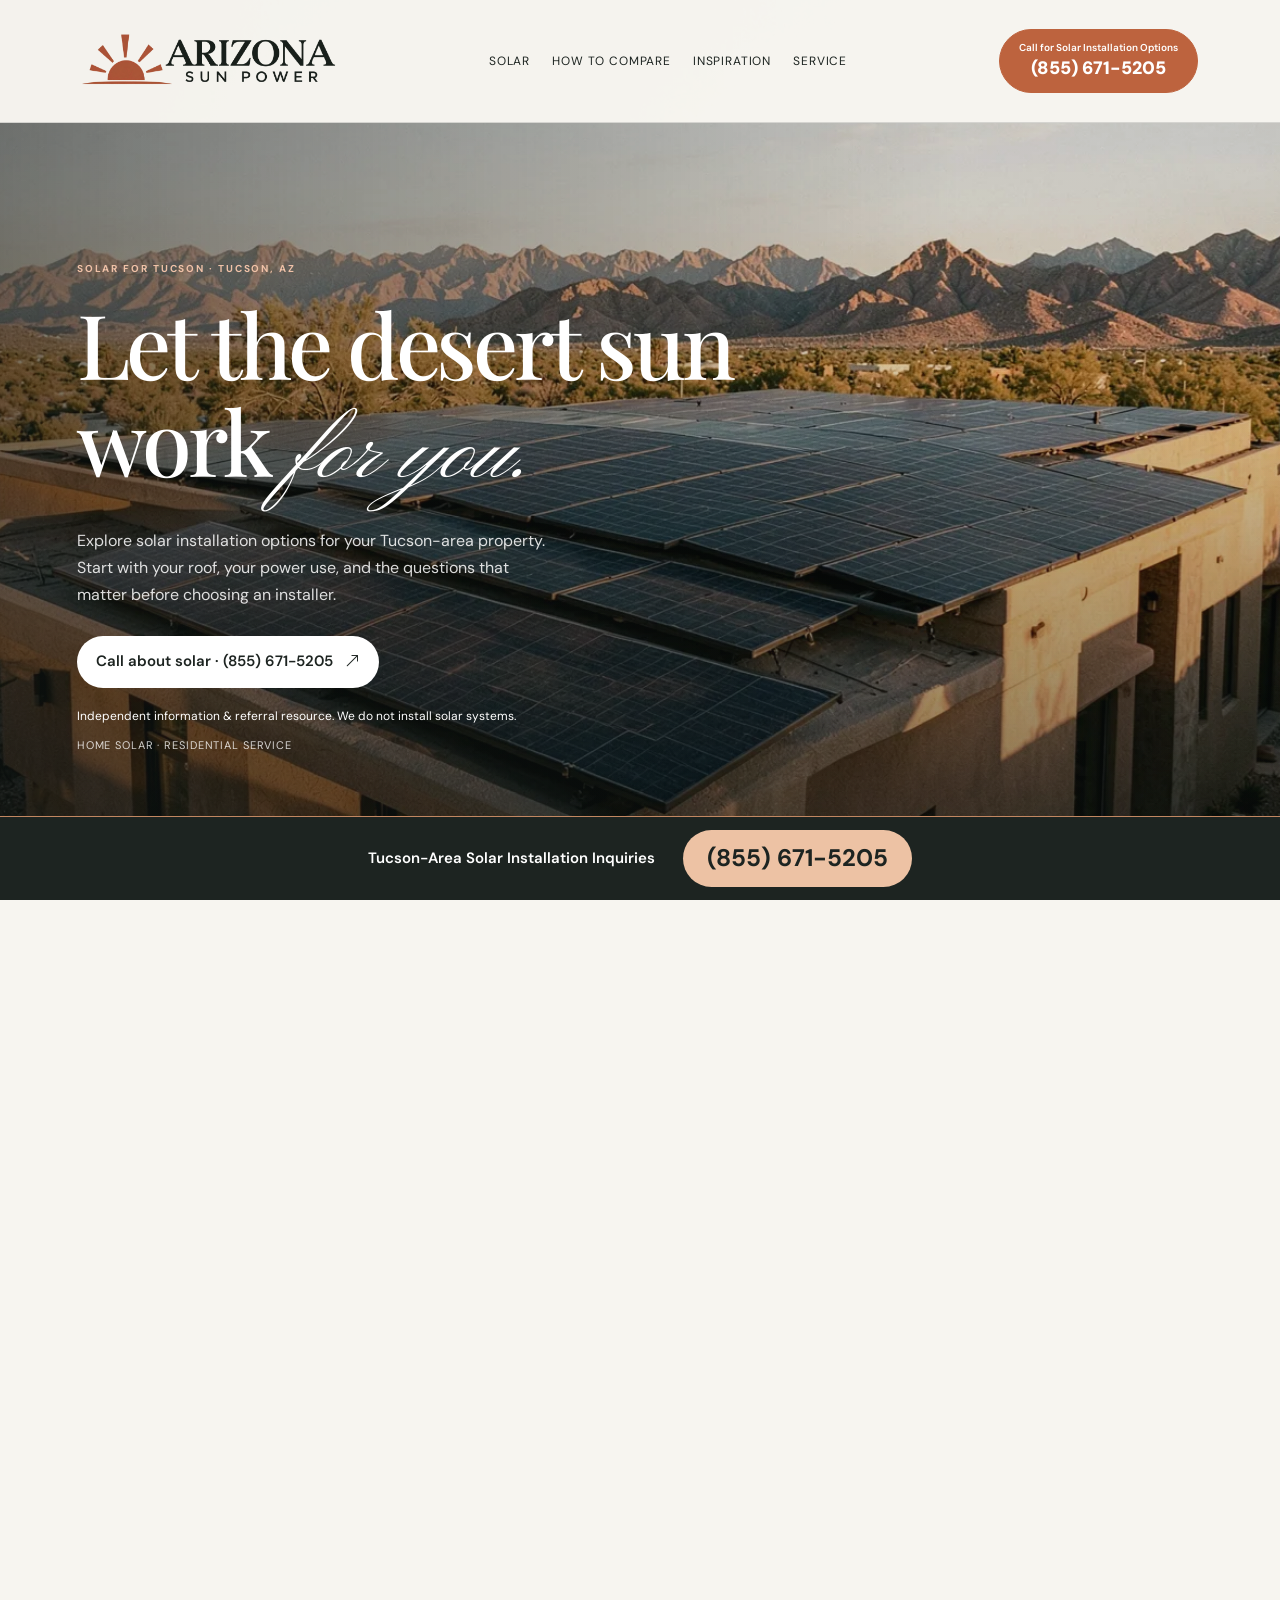
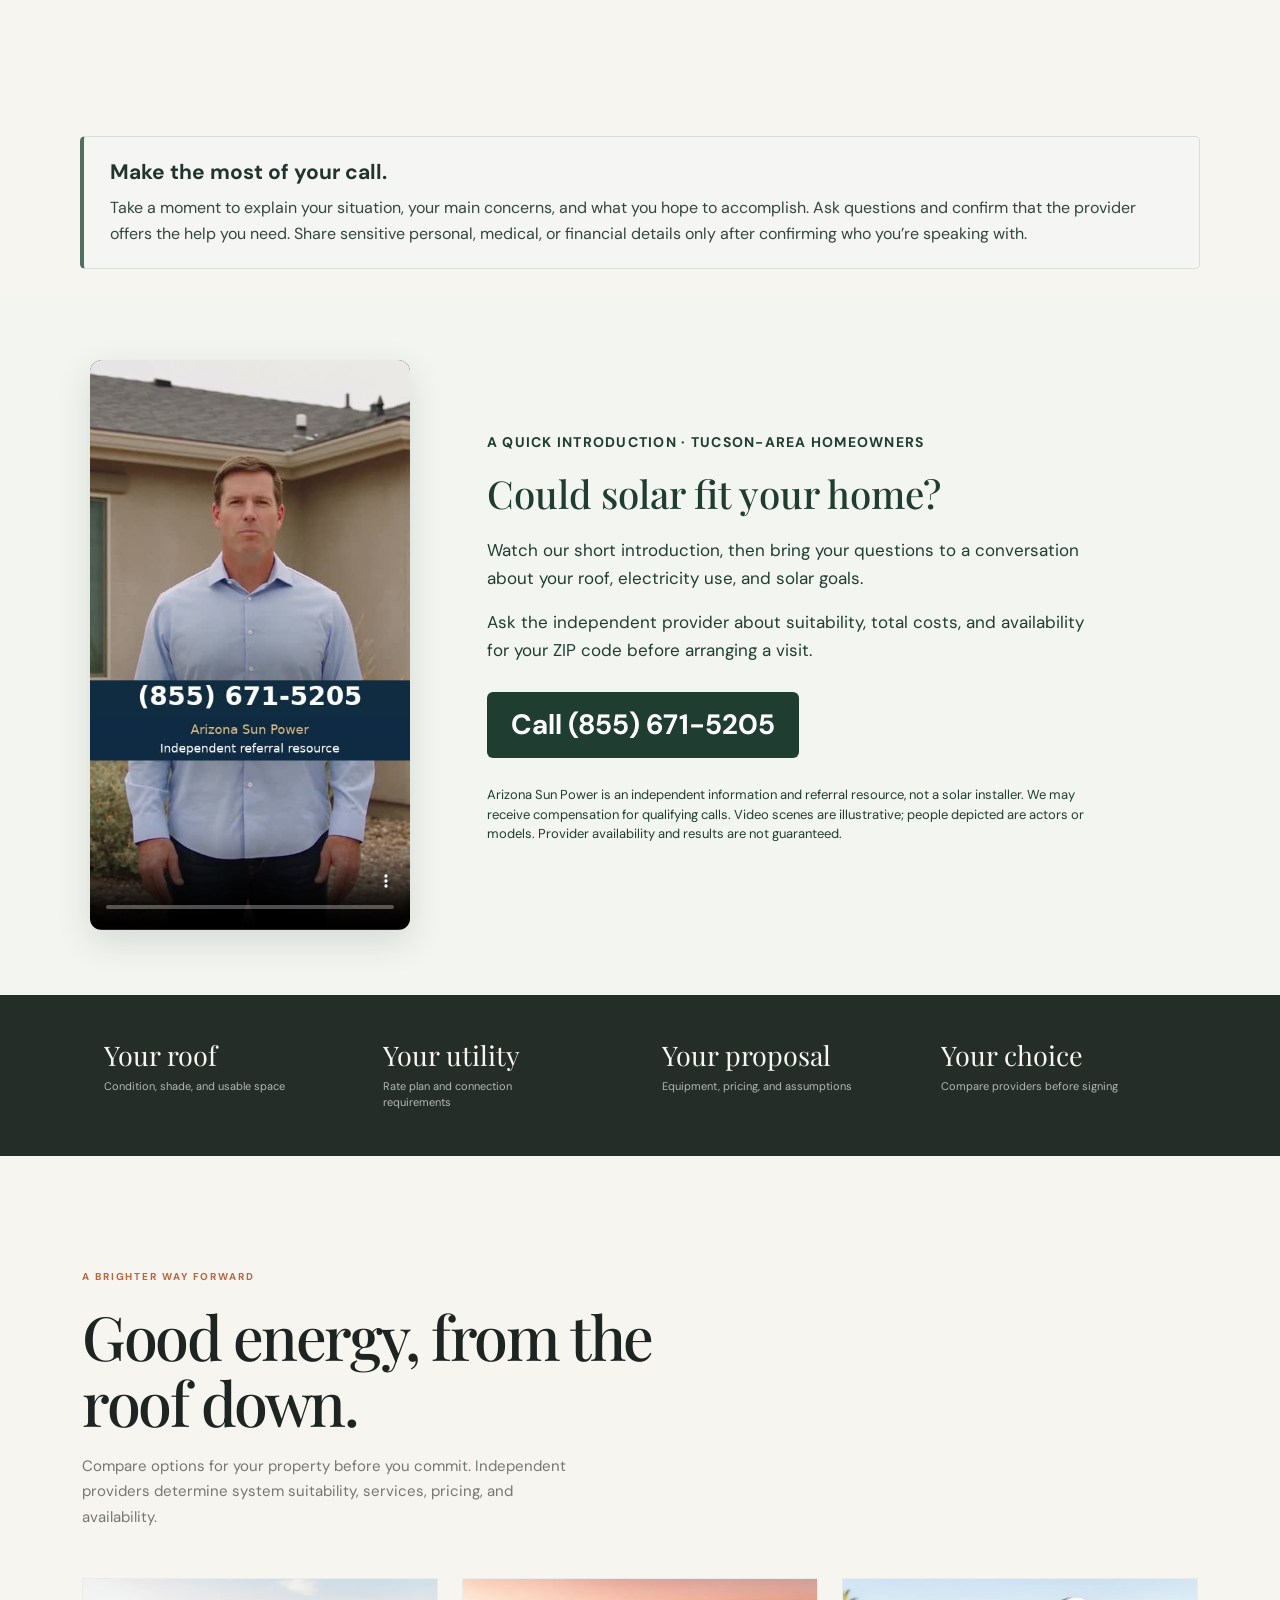
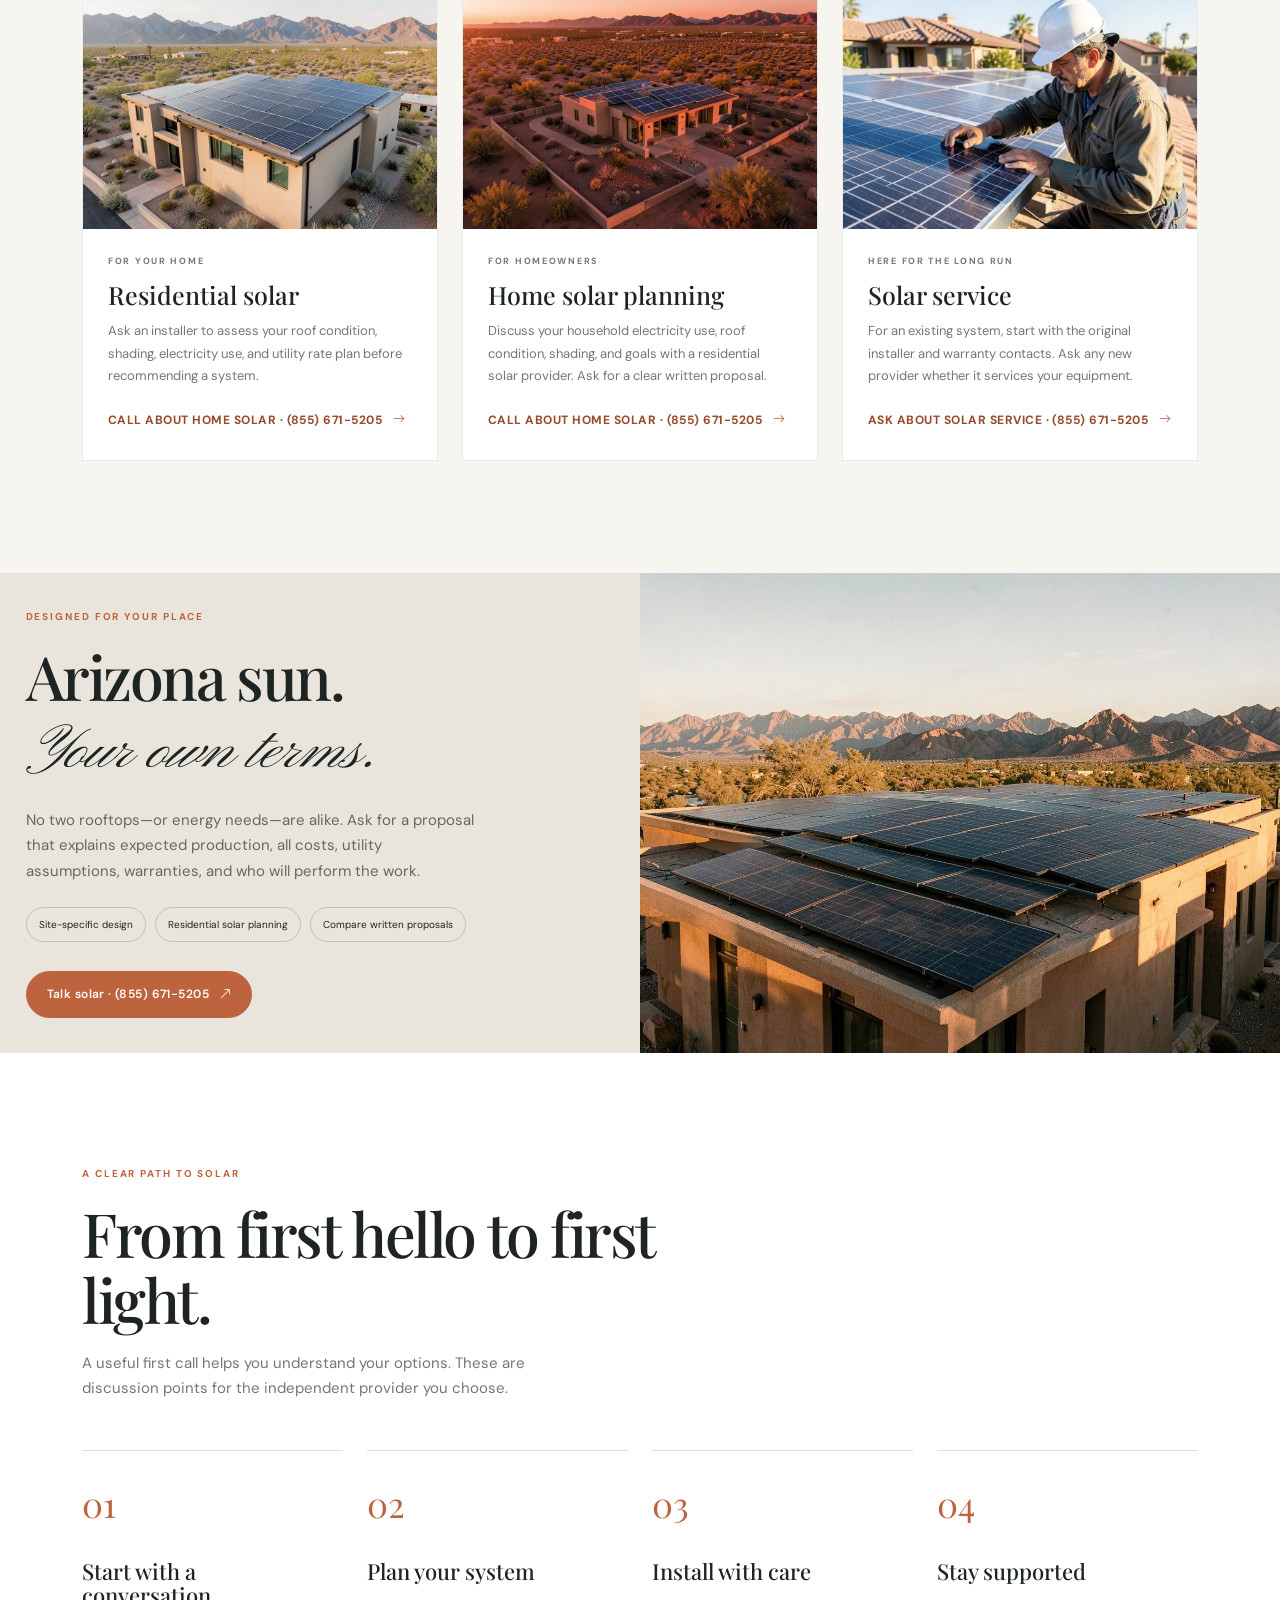
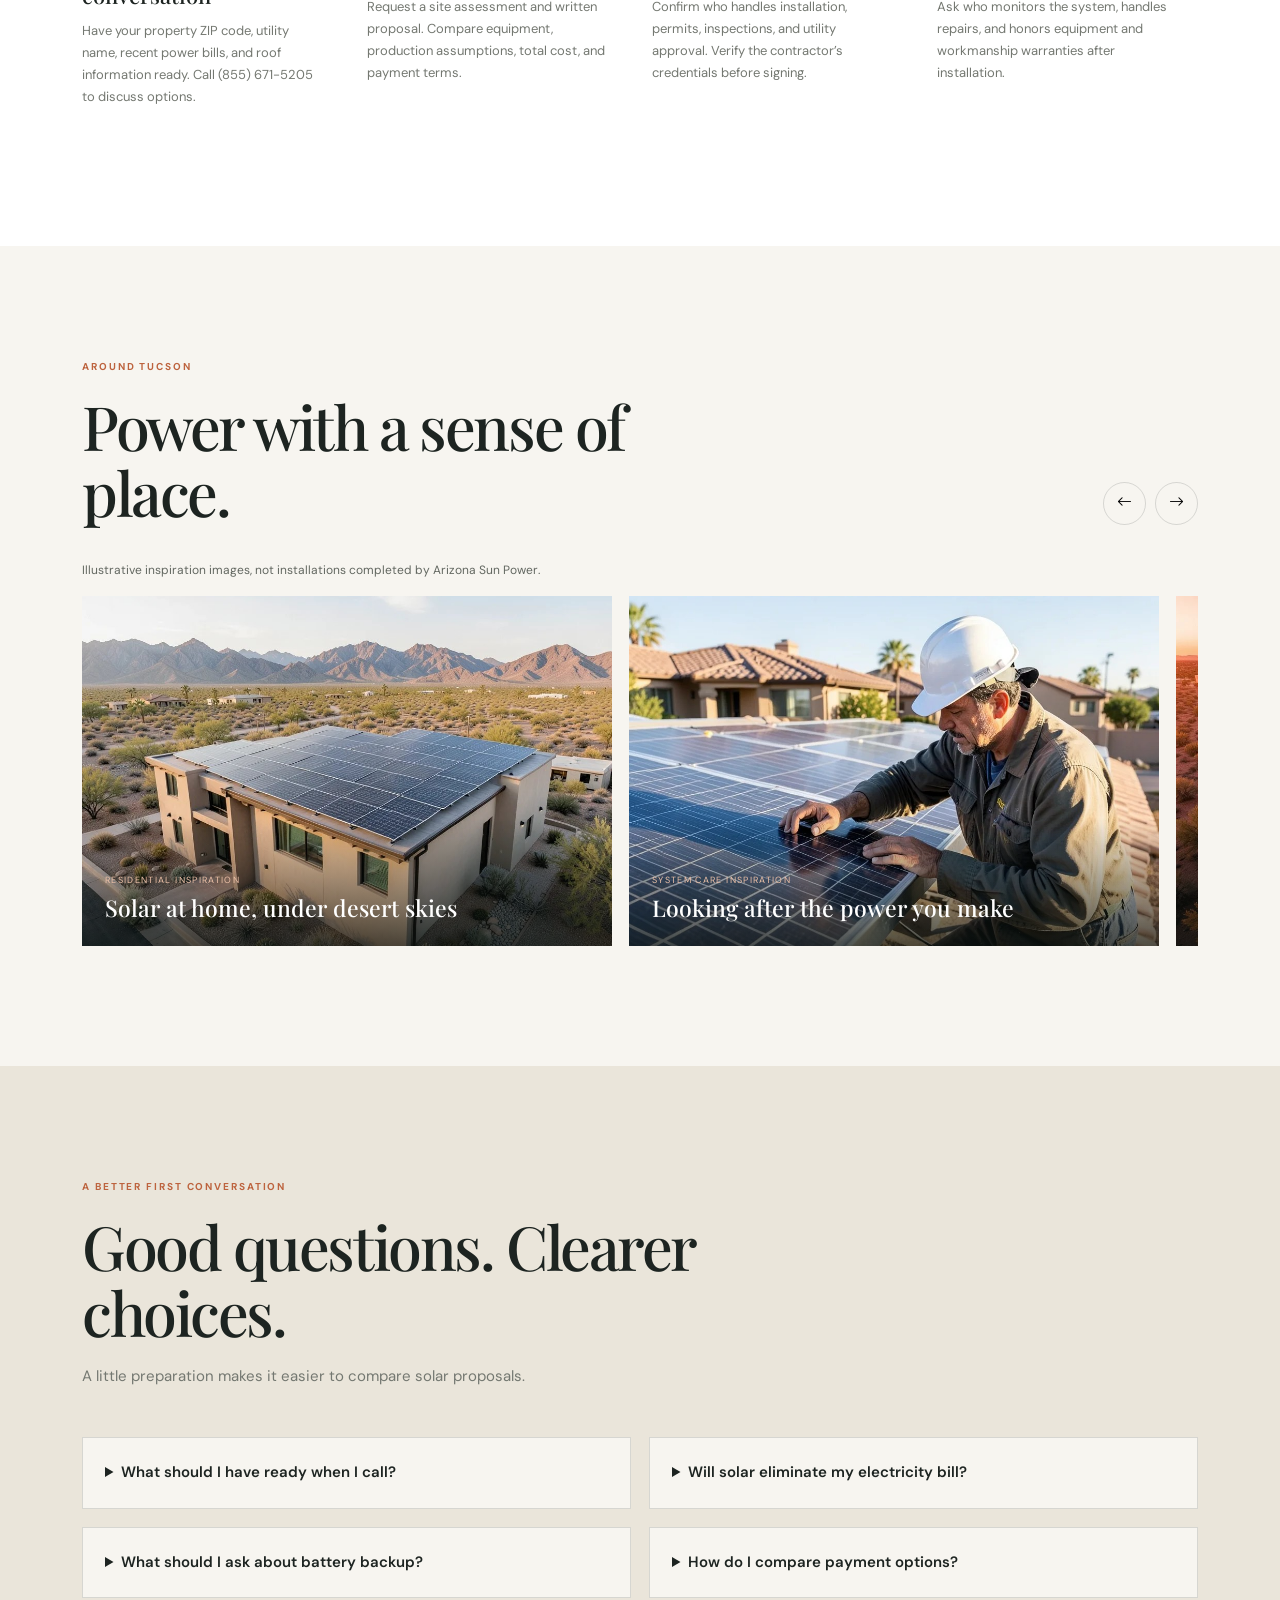
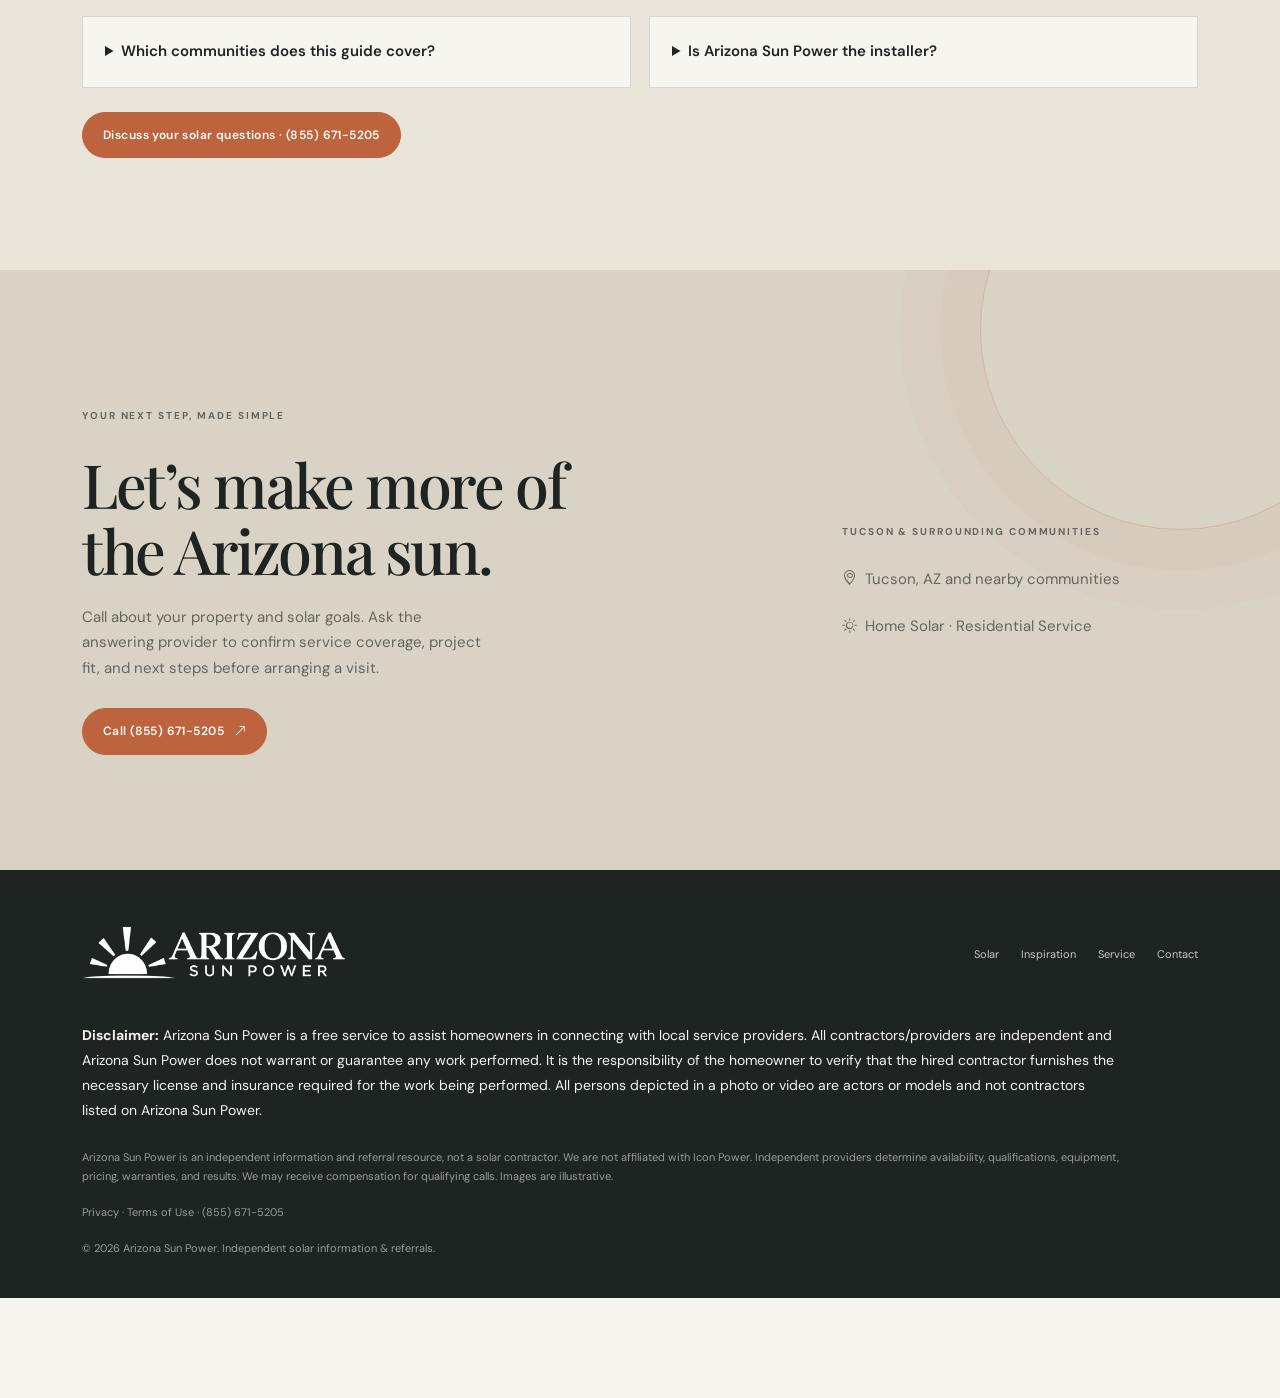
<file: index.html>
<!doctype html>
<html lang="en">
<head>
  <meta charset="utf-8">
  <meta name="viewport" content="width=device-width, initial-scale=1">
  <meta name="theme-color" content="#f7f5f0">
  <meta name="description" content="Independent solar installation information and referral resources for Tucson and surrounding communities. Explore solar options and call (855) 671-5205.">
  <title>Arizona Sun Power | Solar Options in Tucson, AZ</title>
  <link href="https://cdn.jsdelivr.net/npm/bootstrap@5.3.3/dist/css/bootstrap.min.css" rel="stylesheet">
  <link rel="preconnect" href="https://fonts.googleapis.com">
  <link rel="preconnect" href="https://fonts.gstatic.com" crossorigin>
  <link href="https://fonts.googleapis.com/css2?family=DM+Sans:wght@400;500;600;700&family=Playfair+Display:wght@500;600;700&family=Pinyon+Script&display=swap" rel="stylesheet">
  <link rel="stylesheet" href="https://cdn.jsdelivr.net/npm/bootstrap-icons@1.11.3/font/bootstrap-icons.min.css">
  
<link rel="stylesheet" href="css/style.css?v=residential-only-2">
<link rel="canonical" href="https://lamorindasolar.com/">
<style id="call-preparation-styles">.call-preparation-note{display:block!important;position:relative!important;inset:auto!important;z-index:1;box-sizing:border-box;width:calc(100% - 40px);max-width:1120px;margin:26px auto!important;padding:22px 26px!important;background:#f5f6f3!important;color:#23342f!important;border:1px solid #d7dfd8;border-left:4px solid #526e60;border-radius:5px;text-align:left!important;font-style:normal;letter-spacing:normal!important}.call-preparation-note h2{font-family:inherit!important;font-size:21px!important;font-weight:700!important;line-height:1.3!important;letter-spacing:normal!important;text-transform:none!important;color:#23342f!important;margin:0 0 9px!important;padding:0!important}.call-preparation-note p{font-family:inherit!important;font-size:16px!important;font-weight:400!important;line-height:1.6!important;letter-spacing:normal!important;text-transform:none!important;color:#34463f!important;max-width:none!important;margin:0!important;padding:0!important}@media(max-width:600px){.call-preparation-note{width:calc(100% - 32px);padding:19px 20px!important;margin:20px auto!important}.call-preparation-note h2{font-size:20px!important}}</style><style id="solar-video-section-styles">.solar-video-section{padding:65px 24px;background:#f3f5f0;color:#203d32}.solar-video-layout{max-width:1100px;margin:auto;display:grid;grid-template-columns:minmax(230px,320px) minmax(0,1fr);gap:clamp(28px,6vw,80px);align-items:center}.solar-video-player{display:block;width:100%;height:auto;aspect-ratio:480/854;background:#102b43;border-radius:12px;box-shadow:0 12px 35px #17362c22;max-height:610px}.solar-video-copy h2{font-size:clamp(28px,3vw,42px);line-height:1.2;letter-spacing:0;text-transform:none;margin:12px 0 20px}.solar-video-copy p{font-size:17px;line-height:1.65;max-width:610px}.solar-video-copy .solar-video-label{font-size:14px;font-weight:700;letter-spacing:.09em;text-transform:uppercase}.solar-video-call{display:inline-block;padding:15px 24px;background:#203d32;color:white!important;text-decoration:none;font-family:inherit;font-weight:700;font-size:clamp(21px,2.5vw,28px);line-height:1.3;border-radius:6px;margin:12px 0}.solar-video-copy .solar-video-disclosure{font-size:13px;line-height:1.5;margin-top:15px}.solar-video-call:focus-visible,.solar-video-player:focus-visible{outline:3px solid #b8873b;outline-offset:4px}@media(max-width:700px){.solar-video-section{padding:40px 22px}.solar-video-layout{grid-template-columns:1fr;gap:26px}.solar-video-player{max-width:280px;max-height:none;margin:auto}.solar-video-copy{text-align:center}.solar-video-copy p{margin-left:auto;margin-right:auto}.solar-video-call{font-size:23px}} </style></head>
<body><a class="skip-link" href="#solar">Skip to content</a>
  <nav class="site-nav" aria-label="Main navigation">
    <div class="container nav-inner">
      <a class="brand" href="#home" aria-label="Arizona Sun Power home"><img class="brand-logo" src="assets/arizona-sun-power-logo.png" alt="Arizona Sun Power" width="893" height="300"></a>
      <button class="menu-toggle" aria-label="Toggle navigation" aria-expanded="false"><i class="bi bi-list"></i></button>
      <div class="nav-links">
        <a href="#solar">Solar</a><a href="#approach">How to compare</a><a href="#projects">Inspiration</a><a href="#service">Service</a>
        
      </div>
      <a class="nav-cta" href="tel:+18556715205"><span>Call for Solar Installation Options</span><strong>(855) 671-5205</strong></a>
    </div>
  </nav>

  <main id="home">
    <section class="hero-scroll" aria-label="Arizona Sun Power solar">
      <div class="hero-sticky">
        <img class="hero-photo hero-one" src="assets/img-1.webp" alt="Rooftop solar panels catching the Arizona evening sun">
        <img class="hero-photo second hero-two" src="assets/img-2.webp" alt="A solar-powered home under the Arizona sunset">
        <div class="hero-shade"></div>
        <div class="hero-content">
          <p class="eyebrow">Solar for Tucson · Tucson, AZ</p>
          <h1>Let the desert sun<br>work <em class="script">for you.</em></h1>
          <p class="hero-copy">Explore solar installation options for your Tucson-area property. Start with your roof, your power use, and the questions that matter before choosing an installer.</p>
          <a class="button-light" href="tel:+18556715205">Call about solar · (855) 671-5205 <i class="bi bi-arrow-up-right"></i></a><p class="hero-referral">Independent information &amp; referral resource. We do not install solar systems.</p><span class="hero-note">Home Solar · Residential Service</span>
        </div>
        <div class="hero-index"><span>01</span> &nbsp; / &nbsp; SUN, WELL SPENT</div>
      </div>
    </section><aside class="call-preparation-note" aria-labelledby="call-preparation-title"><h2 id="call-preparation-title">Make the most of your call.</h2><p>Take a moment to explain your situation, your main concerns, and what you hope to accomplish. Ask questions and confirm that the provider offers the help you need. Share sensitive personal, medical, or financial details only after confirming who you’re speaking with.</p></aside>
<section class="solar-video-section" aria-labelledby="solar-video-title"><div class="solar-video-layout"><video class="solar-video-player" controls playsinline preload="none" poster="assets/arizona-sun-power-video-poster.jpg?v=phone5205" aria-label="Arizona Sun Power short video" aria-describedby="solar-video-description"><source src="assets/arizona-sun-power-video.mp4?v=phone5205" type="video/mp4">Your browser does not support embedded video. <a href="assets/arizona-sun-power-video.mp4?v=phone5205">Watch the Arizona Sun Power video</a>.</video><div class="solar-video-copy"><p class="solar-video-label">A quick introduction · Tucson-area homeowners</p><h2 id="solar-video-title">Could solar fit your home?</h2><p id="solar-video-description">Watch our short introduction, then bring your questions to a conversation about your roof, electricity use, and solar goals.</p><p>Ask the independent provider about suitability, total costs, and availability for your ZIP code before arranging a visit.</p><a class="solar-video-call" href="tel:+18556715205">Call (855) 671-5205</a><p class="solar-video-disclosure">Arizona Sun Power is an independent information and referral resource, not a solar installer. We may receive compensation for qualifying calls. Video scenes are illustrative; people depicted are actors or models. Provider availability and results are not guaranteed.</p></div></div></section>

    <section class="stats-band" aria-label="Before you choose solar"><div class="container"><div class="row g-0">
<div class="col-6 col-lg-3"><div class="stat-cell"><div class="stat-number">Your roof</div><div class="stat-label">Condition, shade, and usable space</div></div></div>
<div class="col-6 col-lg-3"><div class="stat-cell"><div class="stat-number">Your utility</div><div class="stat-label">Rate plan and connection requirements</div></div></div>
<div class="col-6 col-lg-3"><div class="stat-cell"><div class="stat-number">Your proposal</div><div class="stat-label">Equipment, pricing, and assumptions</div></div></div>
<div class="col-6 col-lg-3"><div class="stat-cell"><div class="stat-number">Your choice</div><div class="stat-label">Compare providers before signing</div></div></div>
</div></div></section>
    <section class="section-pad" id="solar">
      <div class="container">
        <div class="section-heading reveal"><p class="eyebrow">A brighter way forward</p><h2>Good energy, from the roof down.</h2><p>Compare options for your property before you commit. Independent providers determine system suitability, services, pricing, and availability.</p></div>
        <div class="row g-4">
          <div class="col-md-4 reveal"><article class="service-card"><div class="image-frame"><img src="assets/img-3.webp" alt="Solar panels integrated with a modern home"></div><div class="card-copy"><p class="eyebrow">For your home</p><h3>Residential solar</h3><p>Ask an installer to assess your roof condition, shading, electricity use, and utility rate plan before recommending a system.</p><a class="text-link" href="tel:+18556715205">Call about home solar · (855) 671-5205 <i class="bi bi-arrow-right"></i></a></div></article></div>
          <div class="col-md-4 reveal"><article class="service-card"><div class="image-frame"><img src="assets/img-4.jpg?v=residential2" alt="Residential rooftop solar panels on a Southwestern home"></div><div class="card-copy"><p class="eyebrow">For homeowners</p><h3>Home solar planning</h3><p>Discuss your household electricity use, roof condition, shading, and goals with a residential solar provider. Ask for a clear written proposal.</p><a class="text-link" href="tel:+18556715205">Call about home solar · (855) 671-5205 <i class="bi bi-arrow-right"></i></a></div></article></div>
          <div class="col-md-4 reveal"><article class="service-card" id="service"><div class="image-frame"><img src="assets/img-5.webp" alt="Solar panels being checked by a technician"></div><div class="card-copy"><p class="eyebrow">Here for the long run</p><h3>Solar service</h3><p>For an existing system, start with the original installer and warranty contacts. Ask any new provider whether it services your equipment.</p><a class="text-link" href="tel:+18556715205">Ask about solar service · (855) 671-5205 <i class="bi bi-arrow-right"></i></a></div></article></div>
        </div>
      </div>
    </section>

    <section class="split-section" id="approach">
      <div class="container-fluid px-0"><div class="row g-0 align-items-stretch">
        <div class="col-lg-6 order-lg-2"><img class="split-image" src="assets/img-6.jpg?v=residential2" alt="Sunlit solar array on a Southwestern home"></div>
        <div class="col-lg-6 order-lg-1 d-flex align-items-center"><div class="split-copy reveal"><p class="eyebrow">Designed for your place</p><h2>Arizona sun.<br><em class="script">Your own terms.</em></h2><p>No two rooftops—or energy needs—are alike. Ask for a proposal that explains expected production, all costs, utility assumptions, warranties, and who will perform the work.</p><div class="chips"><span class="chip">Site-specific design</span><span class="chip">Residential solar planning</span><span class="chip">Compare written proposals</span></div><a class="button-main" href="tel:+18556715205">Talk solar · (855) 671-5205 <i class="bi bi-arrow-up-right"></i></a></div></div>
      </div></div>
    </section>

    <section class="section-pad process-section">
      <div class="container">
        <div class="section-heading reveal"><p class="eyebrow">A clear path to solar</p><h2>From first hello to first light.</h2><p>A useful first call helps you understand your options. These are discussion points for the independent provider you choose.</p></div>
        <div class="row g-4">
          <div class="col-6 col-lg-3 reveal"><article class="step"><div class="step-num">01</div><h3>Start with a conversation</h3><p>Have your property ZIP code, utility name, recent power bills, and roof information ready. Call (855) 671-5205 to discuss options.</p></article></div>
          <div class="col-6 col-lg-3 reveal"><article class="step"><div class="step-num">02</div><h3>Plan your system</h3><p>Request a site assessment and written proposal. Compare equipment, production assumptions, total cost, and payment terms.</p></article></div>
          <div class="col-6 col-lg-3 reveal"><article class="step"><div class="step-num">03</div><h3>Install with care</h3><p>Confirm who handles installation, permits, inspections, and utility approval. Verify the contractor’s credentials before signing.</p></article></div>
          <div class="col-6 col-lg-3 reveal"><article class="step"><div class="step-num">04</div><h3>Stay supported</h3><p>Ask who monitors the system, handles repairs, and honors equipment and workmanship warranties after installation.</p></article></div>
        </div>
      </div>
    </section>

    <section class="section-pad work-section" id="projects">
      <div class="container">
        <div class="work-head"><div class="section-heading reveal"><p class="eyebrow">Around Tucson</p><h2>Power with a sense of place.</h2></div><div class="slider-controls"><button class="slider-btn" data-slide="-1" aria-label="Previous project"><i class="bi bi-arrow-left"></i></button><button class="slider-btn" data-slide="1" aria-label="Next project"><i class="bi bi-arrow-right"></i></button></div></div>
        <p class="photo-note">Illustrative inspiration images, not installations completed by Arizona Sun Power.</p><div class="work-slider" id="workSlider" aria-label="Illustrative solar inspiration photographs">
          <article class="work-item"><img src="assets/img-7.jpg?v=residential2" alt="Residential solar in a desert neighborhood"><div class="work-caption"><span>Residential inspiration</span><strong>Solar at home, under desert skies</strong></div></article>
          <article class="work-item"><img src="assets/img-8.jpg?v=residential2" alt="Illustrative technician checking rooftop solar panels at a home"><div class="work-caption"><span>System care inspiration</span><strong>Looking after the power you make</strong></div></article>
          <article class="work-item"><img src="assets/img-9.jpg?v=residential2" alt="Home with rooftop solar panels at sunset"><div class="work-caption"><span>Home solar inspiration</span><strong>Making sunlight part of everyday home life</strong></div></article>
        </div>
      </div>
    </section>

    <section class="section-pad planning" id="questions"><div class="container"><div class="section-heading"><p class="eyebrow">A better first conversation</p><h2>Good questions. Clearer choices.</h2><p>A little preparation makes it easier to compare solar proposals.</p></div><div class="faq-grid">
<details><summary>What should I have ready when I call?</summary><p>Your ZIP code, utility company, recent electricity bills, roof age, and whether you own the property. Mention existing solar and any battery interest.</p></details>
<details><summary>Will solar eliminate my electricity bill?</summary><p>Ask for a written explanation of expected production and any remaining utility charges. Results depend on your system, use, rate plan, and other property-specific factors. No savings or bill outcome is guaranteed here.</p></details>
<details><summary>What should I ask about battery backup?</summary><p>Ask which circuits the proposed system can support, for how long, and whether backup equipment is included. Have the provider explain the specific equipment and operating limits.</p></details>
<details><summary>How do I compare payment options?</summary><p>Compare total cost, ownership, payment changes, maintenance responsibilities, warranties, and what happens if you sell your home. Have the provider explain every agreement before you sign.</p></details>
<details><summary>Which communities does this guide cover?</summary><p>Our geographic focus includes Tucson, AZ, and surrounding communities. A provider must confirm availability for your ZIP code; this list is not a coverage guarantee.</p></details>
<details><summary>Is Arizona Sun Power the installer?</summary><p>No. Arizona Sun Power is an independent information and referral resource. We do not design, install, finance, or service solar systems. Providers are independent providers, and we may receive compensation for qualifying calls.</p></details>
</div><a class="button-main mt-4" href="tel:+18556715205">Discuss your solar questions · (855) 671-5205</a></div></section>
    <section class="closing" id="contact">
      <div class="container"><div class="row align-items-center">
        <div class="col-lg-8 reveal"><p class="eyebrow">Your next step, made simple</p><h2>Let’s make more of<br>the Arizona sun.</h2><p>Call about your property and solar goals. Ask the answering provider to confirm service coverage, project fit, and next steps before arranging a visit.</p><a class="button-main" href="tel:+18556715205">Call (855) 671-5205 <i class="bi bi-arrow-up-right"></i></a></div>
        <div class="col-lg-4 mt-5 mt-lg-0 reveal"><p class="eyebrow">Tucson &amp; surrounding communities</p><p class="mb-2"><i class="bi bi-geo-alt me-2"></i>Tucson, AZ and nearby communities</p><p class="mb-0"><i class="bi bi-sun me-2"></i>Home Solar · Residential Service</p></div>
      </div></div>
    </section>
  </main>

  <footer>
    <div class="container d-flex flex-wrap justify-content-between align-items-center">
      <a class="brand" href="#home"><img class="brand-logo" src="assets/arizona-sun-power-logo.png" alt="Arizona Sun Power" width="893" height="300"></a>
      <div class="footer-links"><a href="#solar">Solar</a><a href="#projects">Inspiration</a><a href="#service">Service</a><a href="tel:+18556715205">Contact</a></div>
      <div class="footer-small w-100 mt-4"><p class="provider-disclaimer"><strong>Disclaimer:</strong> Arizona Sun Power is a free service to assist homeowners in connecting with local service providers. All contractors/providers are independent and Arizona Sun Power does not warrant or guarantee any work performed. It is the responsibility of the homeowner to verify that the hired contractor furnishes the necessary license and insurance required for the work being performed. All persons depicted in a photo or video are actors or models and not contractors listed on Arizona Sun Power.</p><p>Arizona Sun Power is an independent information and referral resource, not a solar contractor. We are not affiliated with Icon Power. Independent providers determine availability, qualifications, equipment, pricing, warranties, and results. We may receive compensation for qualifying calls. Images are illustrative.</p><p><a href="privacy.html">Privacy</a> · <a href="terms.html">Terms of Use</a> · <a href="tel:+18556715205">(855) 671-5205</a></p>© 2026 Arizona Sun Power. Independent solar information &amp; referrals.</div>
    </div>
  </footer>
  <aside class="call-banner" aria-label="Call about solar"><span>Tucson-Area Solar Installation Inquiries</span><a href="tel:+18556715205">(855) 671-5205</a></aside>
  <script>
    (() => {
      const nav = document.querySelector('.site-nav');
      const menuBtn = document.querySelector('.menu-toggle');
      const links = document.querySelector('.nav-links');
      const reduced = window.matchMedia('(prefers-reduced-motion: reduce)').matches;

      menuBtn.addEventListener('click', () => {
        const open = links.classList.toggle('open');
        menuBtn.setAttribute('aria-expanded', String(open));
      });
      links.querySelectorAll('a').forEach(a => a.addEventListener('click', () => {
        links.classList.remove('open');
        menuBtn.setAttribute('aria-expanded', 'false');
      }));

      const reveals = document.querySelectorAll('.reveal');
      if ('IntersectionObserver' in window) {
        const observer = new IntersectionObserver(entries => entries.forEach(entry => {
          if (entry.isIntersecting) {
            entry.target.classList.add('visible');
            observer.unobserve(entry.target);
          }
        }), {threshold: .12});
        reveals.forEach(el => observer.observe(el));
      } else reveals.forEach(el => el.classList.add('visible'));

      const hero = document.querySelector('.hero-scroll');
      const first = document.querySelector('.hero-one');
      const second = document.querySelector('.hero-two');
      let ticking = false;
      function updateScroll() {
        nav.classList.toggle('scrolled', window.scrollY > 30);
        const rect = hero.getBoundingClientRect();
        const progress = Math.min(1, Math.max(0, -rect.top / (hero.offsetHeight - window.innerHeight)));
        if (!reduced) {
          first.style.transform = `scale(${1.04 + progress * .1})`;
          second.style.transform = `scale(${1.13 - progress * .08})`;
          second.style.opacity = String(Math.max(0, (progress - .2) / .62));
        }
        ticking = false;
      }
      window.addEventListener('scroll', () => {
        if (!ticking) {
          ticking = true;
          requestAnimationFrame(updateScroll);
        }
      }, {passive:true});
      updateScroll();

      document.querySelectorAll('[data-slide]').forEach(button => button.addEventListener('click', () => {
        const slider = document.querySelector('#workSlider');
        const amount = slider.querySelector('.work-item').getBoundingClientRect().width + 17;
        slider.scrollBy({left: Number(button.dataset.slide) * amount, behavior: reduced ? 'auto' : 'smooth'});
      }));
    })();
  </script>
</body>
</html>
</file>
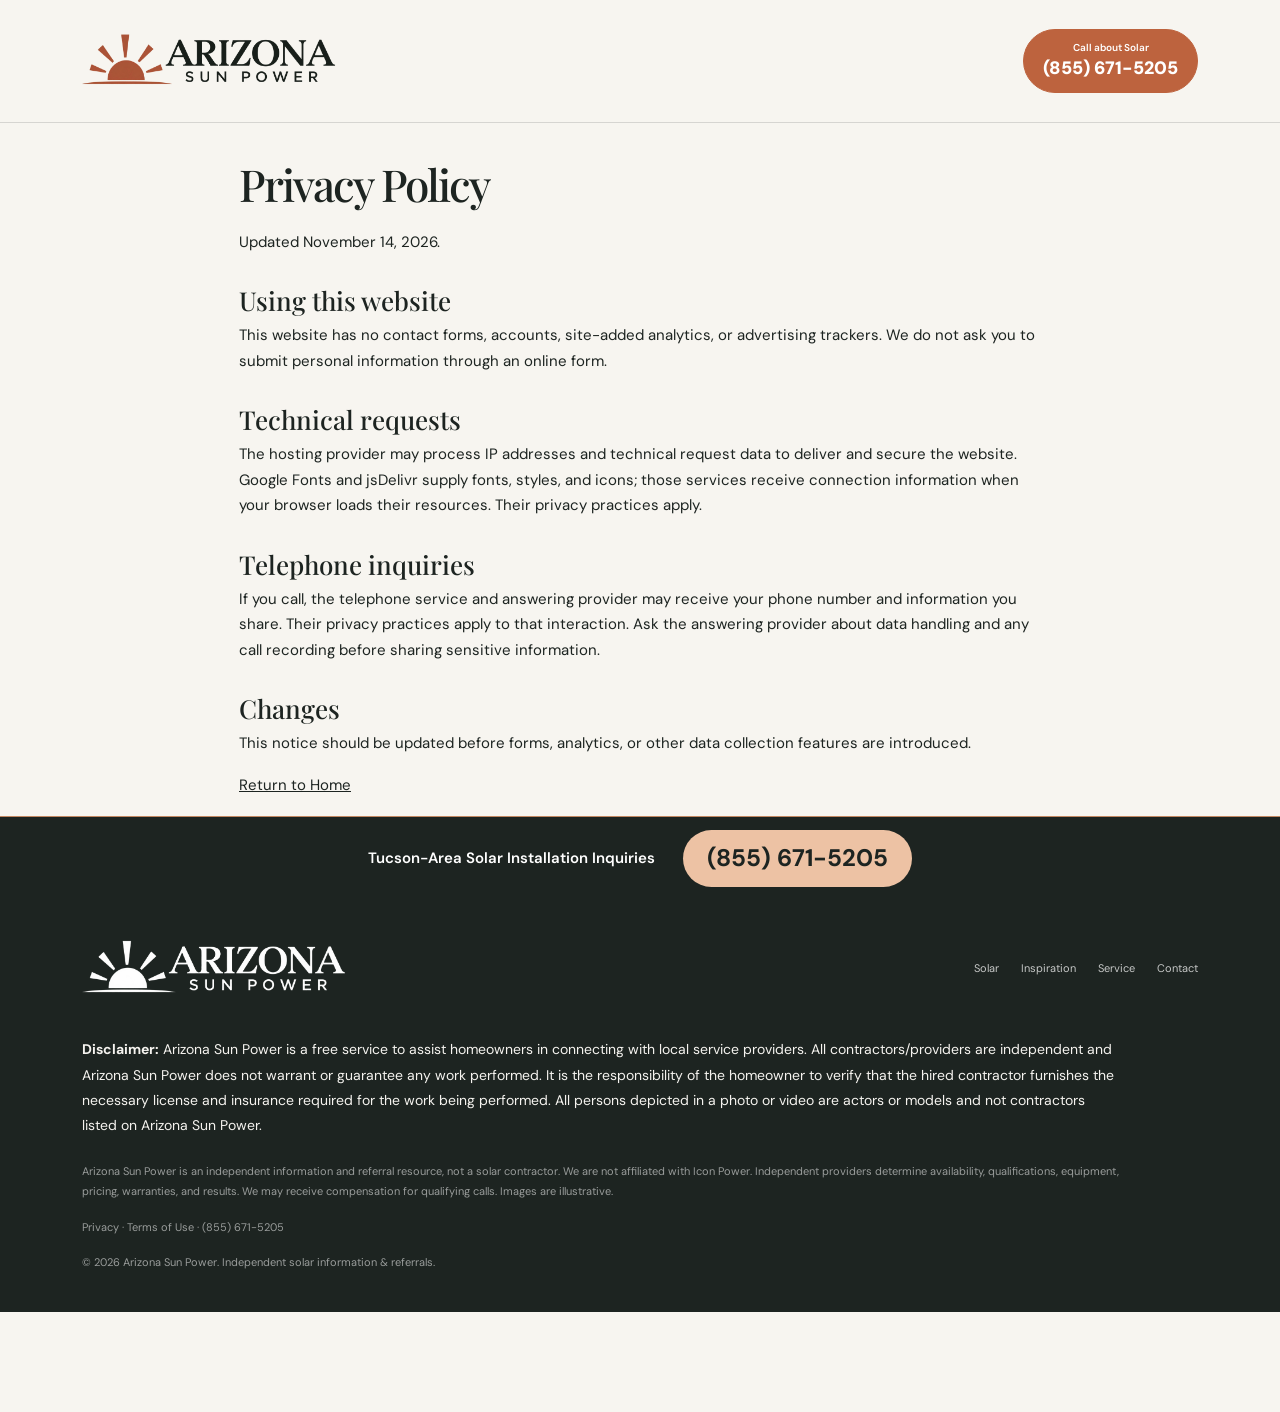
<file: privacy.html>
<!doctype html>
<html lang="en">
<head>
  <meta charset="utf-8">
  <meta name="viewport" content="width=device-width, initial-scale=1">
  <meta name="theme-color" content="#f7f5f0">
  <meta name="description" content="Independent solar installation information and referral resources for Tucson and surrounding communities. Explore solar options and call (855) 671-5205.">
  <title>Privacy Policy | Arizona Sun Power</title>
  <link href="https://cdn.jsdelivr.net/npm/bootstrap@5.3.3/dist/css/bootstrap.min.css" rel="stylesheet">
  <link rel="preconnect" href="https://fonts.googleapis.com">
  <link rel="preconnect" href="https://fonts.gstatic.com" crossorigin>
  <link href="https://fonts.googleapis.com/css2?family=DM+Sans:wght@400;500;600;700&family=Playfair+Display:wght@500;600;700&family=Pinyon+Script&display=swap" rel="stylesheet">
  <link rel="stylesheet" href="https://cdn.jsdelivr.net/npm/bootstrap-icons@1.11.3/font/bootstrap-icons.min.css">
  
<link rel="stylesheet" href="css/style.css?v=residential-only-2">
<link rel="canonical" href="https://lamorindasolar.com/privacy.html">
</head>
<body><nav class="site-nav"><div class="container nav-inner"><a class="brand" href="index.html"><img class="brand-logo" src="assets/arizona-sun-power-logo.png" alt="Arizona Sun Power" width="893" height="300"></a><a class="nav-cta" href="tel:+18556715205"><span>Call about Solar</span><strong>(855) 671-5205</strong></a></div></nav><main class="policy-main"><h1>Privacy Policy</h1><p>Updated November 14, 2026.</p><h2>Using this website</h2><p>This website has no contact forms, accounts, site-added analytics, or advertising trackers. We do not ask you to submit personal information through an online form.</p><h2>Technical requests</h2><p>The hosting provider may process IP addresses and technical request data to deliver and secure the website. Google Fonts and jsDelivr supply fonts, styles, and icons; those services receive connection information when your browser loads their resources. Their privacy practices apply.</p><h2>Telephone inquiries</h2><p>If you call, the telephone service and answering provider may receive your phone number and information you share. Their privacy practices apply to that interaction. Ask the answering provider about data handling and any call recording before sharing sensitive information.</p><h2>Changes</h2><p>This notice should be updated before forms, analytics, or other data collection features are introduced.</p><p><a href="index.html">Return to Home</a></p></main>  <footer>
    <div class="container d-flex flex-wrap justify-content-between align-items-center">
      <a class="brand" href="index.html#home"><img class="brand-logo" src="assets/arizona-sun-power-logo.png" alt="Arizona Sun Power" width="893" height="300"></a>
      <div class="footer-links"><a href="index.html#solar">Solar</a><a href="index.html#projects">Inspiration</a><a href="index.html#service">Service</a><a href="tel:+18556715205">Contact</a></div>
      <div class="footer-small w-100 mt-4"><p class="provider-disclaimer"><strong>Disclaimer:</strong> Arizona Sun Power is a free service to assist homeowners in connecting with local service providers. All contractors/providers are independent and Arizona Sun Power does not warrant or guarantee any work performed. It is the responsibility of the homeowner to verify that the hired contractor furnishes the necessary license and insurance required for the work being performed. All persons depicted in a photo or video are actors or models and not contractors listed on Arizona Sun Power.</p><p>Arizona Sun Power is an independent information and referral resource, not a solar contractor. We are not affiliated with Icon Power. Independent providers determine availability, qualifications, equipment, pricing, warranties, and results. We may receive compensation for qualifying calls. Images are illustrative.</p><p><a href="privacy.html">Privacy</a> · <a href="terms.html">Terms of Use</a> · <a href="tel:+18556715205">(855) 671-5205</a></p>© 2026 Arizona Sun Power. Independent solar information &amp; referrals.</div>
    </div>
  </footer>
  <aside class="call-banner" aria-label="Call about solar"><span>Tucson-Area Solar Installation Inquiries</span><a href="tel:+18556715205">(855) 671-5205</a></aside>
</body></html>
</file>
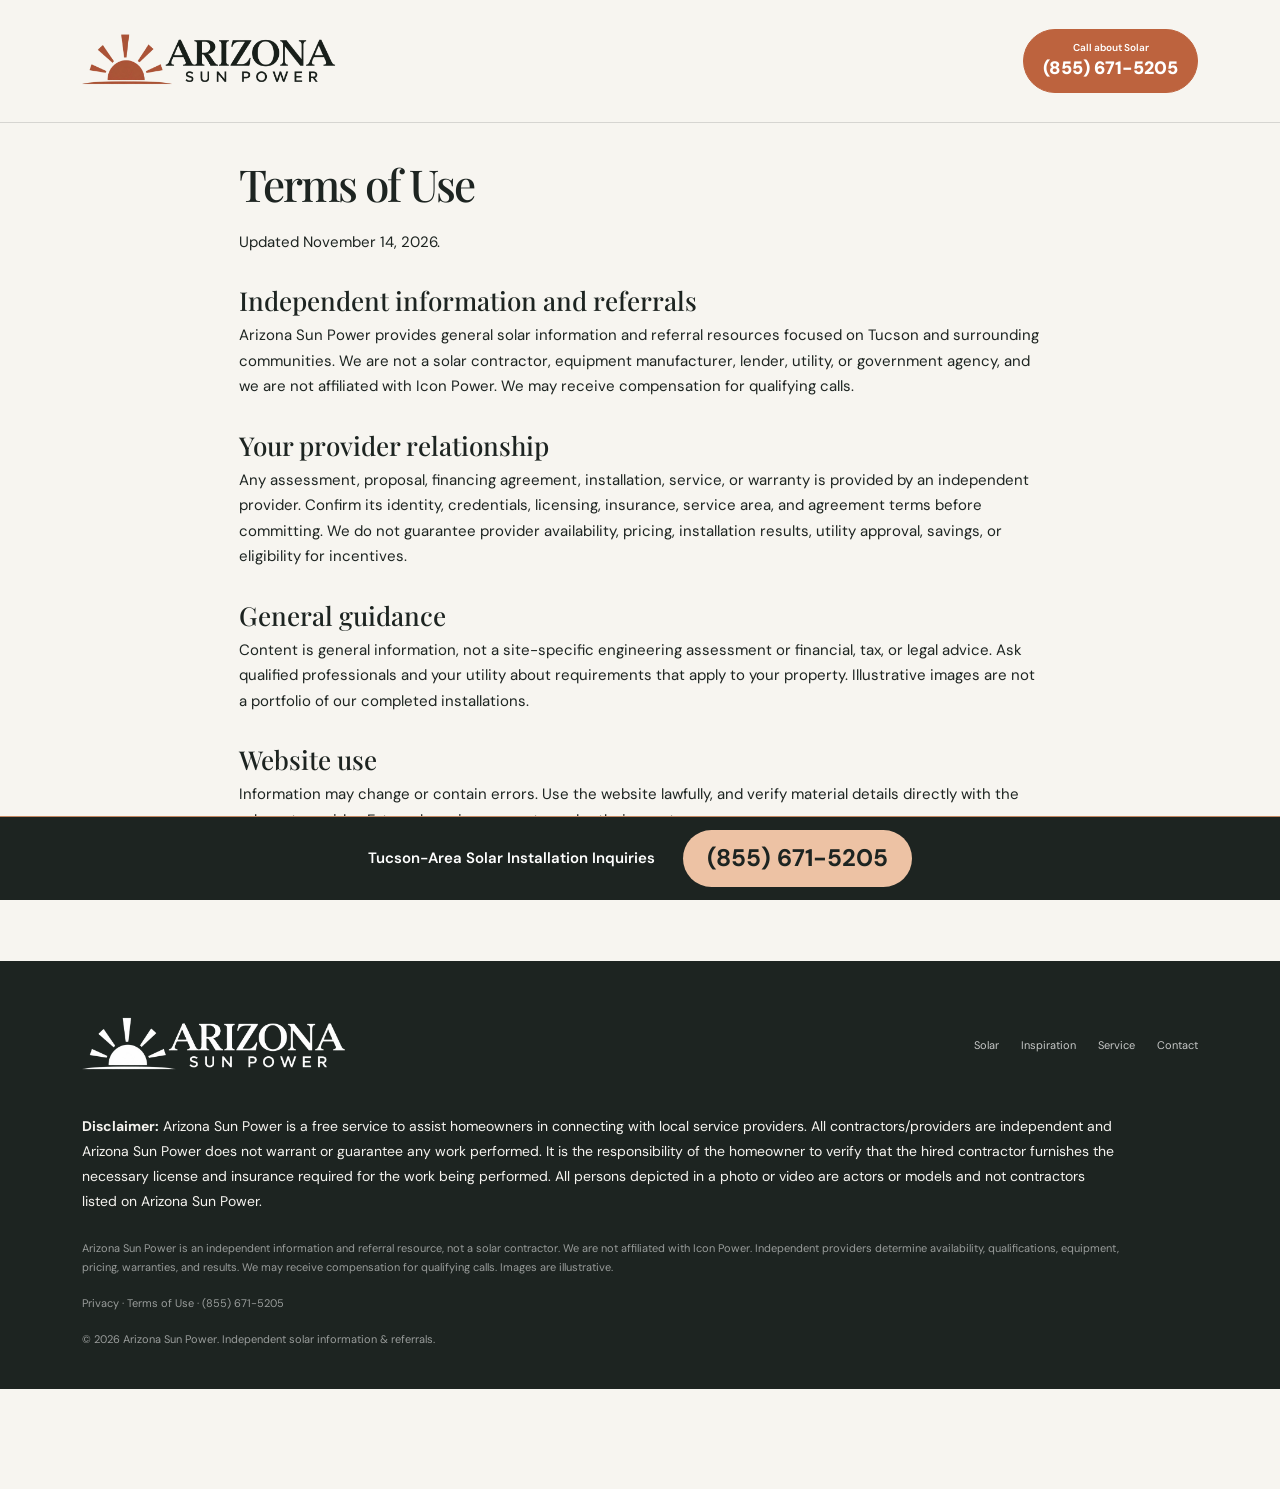
<file: terms.html>
<!doctype html>
<html lang="en">
<head>
  <meta charset="utf-8">
  <meta name="viewport" content="width=device-width, initial-scale=1">
  <meta name="theme-color" content="#f7f5f0">
  <meta name="description" content="Independent solar installation information and referral resources for Tucson and surrounding communities. Explore solar options and call (855) 671-5205.">
  <title>Terms of Use | Arizona Sun Power</title>
  <link href="https://cdn.jsdelivr.net/npm/bootstrap@5.3.3/dist/css/bootstrap.min.css" rel="stylesheet">
  <link rel="preconnect" href="https://fonts.googleapis.com">
  <link rel="preconnect" href="https://fonts.gstatic.com" crossorigin>
  <link href="https://fonts.googleapis.com/css2?family=DM+Sans:wght@400;500;600;700&family=Playfair+Display:wght@500;600;700&family=Pinyon+Script&display=swap" rel="stylesheet">
  <link rel="stylesheet" href="https://cdn.jsdelivr.net/npm/bootstrap-icons@1.11.3/font/bootstrap-icons.min.css">
  
<link rel="stylesheet" href="css/style.css?v=residential-only-2">
<link rel="canonical" href="https://lamorindasolar.com/terms.html">
</head>
<body><nav class="site-nav"><div class="container nav-inner"><a class="brand" href="index.html"><img class="brand-logo" src="assets/arizona-sun-power-logo.png" alt="Arizona Sun Power" width="893" height="300"></a><a class="nav-cta" href="tel:+18556715205"><span>Call about Solar</span><strong>(855) 671-5205</strong></a></div></nav><main class="policy-main"><h1>Terms of Use</h1><p>Updated November 14, 2026.</p><h2>Independent information and referrals</h2><p>Arizona Sun Power provides general solar information and referral resources focused on Tucson and surrounding communities. We are not a solar contractor, equipment manufacturer, lender, utility, or government agency, and we are not affiliated with Icon Power. We may receive compensation for qualifying calls.</p><h2>Your provider relationship</h2><p>Any assessment, proposal, financing agreement, installation, service, or warranty is provided by an independent provider. Confirm its identity, credentials, licensing, insurance, service area, and agreement terms before committing. We do not guarantee provider availability, pricing, installation results, utility approval, savings, or eligibility for incentives.</p><h2>General guidance</h2><p>Content is general information, not a site-specific engineering assessment or financial, tax, or legal advice. Ask qualified professionals and your utility about requirements that apply to your property. Illustrative images are not a portfolio of our completed installations.</p><h2>Website use</h2><p>Information may change or contain errors. Use the website lawfully, and verify material details directly with the relevant provider. External services operate under their own terms.</p><p><a href="index.html">Return to Home</a></p></main>  <footer>
    <div class="container d-flex flex-wrap justify-content-between align-items-center">
      <a class="brand" href="index.html#home"><img class="brand-logo" src="assets/arizona-sun-power-logo.png" alt="Arizona Sun Power" width="893" height="300"></a>
      <div class="footer-links"><a href="index.html#solar">Solar</a><a href="index.html#projects">Inspiration</a><a href="index.html#service">Service</a><a href="tel:+18556715205">Contact</a></div>
      <div class="footer-small w-100 mt-4"><p class="provider-disclaimer"><strong>Disclaimer:</strong> Arizona Sun Power is a free service to assist homeowners in connecting with local service providers. All contractors/providers are independent and Arizona Sun Power does not warrant or guarantee any work performed. It is the responsibility of the homeowner to verify that the hired contractor furnishes the necessary license and insurance required for the work being performed. All persons depicted in a photo or video are actors or models and not contractors listed on Arizona Sun Power.</p><p>Arizona Sun Power is an independent information and referral resource, not a solar contractor. We are not affiliated with Icon Power. Independent providers determine availability, qualifications, equipment, pricing, warranties, and results. We may receive compensation for qualifying calls. Images are illustrative.</p><p><a href="privacy.html">Privacy</a> · <a href="terms.html">Terms of Use</a> · <a href="tel:+18556715205">(855) 671-5205</a></p>© 2026 Arizona Sun Power. Independent solar information &amp; referrals.</div>
    </div>
  </footer>
  <aside class="call-banner" aria-label="Call about solar"><span>Tucson-Area Solar Installation Inquiries</span><a href="tel:+18556715205">(855) 671-5205</a></aside>
</body></html>
</file>
<file: css/style.css>
:root{--ink:#1d2421;--paper:#f7f5f0;--sand:#eeebe4;--muted:#747871;--orange:#bd633e;--line:rgba(29,36,33,.15);--serif:"Playfair Display",Georgia,serif;--sans:"DM Sans",sans-serif}
    *{box-sizing:border-box}
    html{scroll-behavior:smooth}
    body{margin:0;background:var(--paper);color:var(--ink);font-family:var(--sans);font-size:15px;line-height:1.7}
    a{color:inherit;text-decoration:none}
    .site-nav{position:fixed;z-index:50;inset:0 0 auto;padding:18px 0;transition:background .35s,padding .35s,box-shadow .35s}
    .site-nav.scrolled{padding:11px 0;background:rgba(247,245,240,.88);backdrop-filter:blur(16px);box-shadow:0 1px 0 var(--line)}
    .nav-inner{display:flex;align-items:center;justify-content:space-between}
    .brand{display:flex;align-items:center;gap:10px;font-weight:700;letter-spacing:-.04em;font-size:17px}
    .brand-mark{display:grid;place-items:center;width:34px;height:34px;color:#fff;background:var(--orange);border-radius:50%;font-size:16px}
    .nav-links{display:flex;gap:34px;align-items:center;font-size:12px;letter-spacing:.07em;text-transform:uppercase}
    .nav-links a:not(.nav-cta){transition:color .2s}.nav-links a:not(.nav-cta):hover{color:var(--orange)}
    .nav-cta,.button-main{display:inline-flex;align-items:center;justify-content:center;gap:10px;padding:12px 20px;border:1px solid var(--orange);border-radius:99px;background:var(--orange);color:white;font-size:12px;font-weight:600;letter-spacing:.035em;transition:background .25s,transform .25s}
    .nav-cta:hover,.button-main:hover{background:#9e4e31;color:#fff;transform:translateY(-2px)}
    .menu-toggle{display:none;border:0;background:none;font-size:25px;color:var(--ink)}
    .hero-scroll{height:190vh;position:relative}
    .hero-sticky{height:100vh;min-height:620px;position:sticky;top:0;overflow:hidden;background:#68675e}
    .hero-photo{position:absolute;inset:-2%;width:104%;height:104%;object-fit:cover;transform:scale(1.04);will-change:transform;transition:opacity .5s}
    .hero-photo.second{opacity:0}
    .hero-shade{position:absolute;inset:0;background:linear-gradient(90deg,rgba(15,21,19,.56),rgba(15,21,19,.12) 75%),linear-gradient(0deg,rgba(15,21,19,.48),transparent 62%)}
    .hero-content{position:absolute;left:max(6vw,calc((100vw - 1320px)/2));right:6vw;bottom:10%;max-width:790px;color:white}
    .eyebrow{font-size:10px;letter-spacing:.19em;text-transform:uppercase;font-weight:700;color:var(--orange);margin:0 0 18px}
    .hero-content .eyebrow{color:#f0c2a8}
    h1,h2,h3{font-family:var(--serif);font-weight:500;line-height:1.08}
    h1{font-size:clamp(48px,7vw,94px);letter-spacing:-.045em;margin:0 0 22px;max-width:760px}
    .script{font-family:"Pinyon Script",cursive;text-transform:none;font-weight:400;letter-spacing:0}
    .hero-copy{font-size:16px;color:rgba(255,255,255,.85);max-width:470px;margin-bottom:28px}
    .button-light{display:inline-flex;align-items:center;gap:12px;padding:13px 19px;border-radius:99px;background:#fff;color:var(--ink);font-weight:600;font-size:12px;transition:.25s}
    .button-light:hover{transform:translateY(-2px);background:#f2e9df;color:var(--ink)}
    .hero-note{margin-left:17px;color:rgba(255,255,255,.8);font-size:11px;letter-spacing:.08em;text-transform:uppercase}
    .hero-index{position:absolute;right:6vw;bottom:11%;font-size:11px;letter-spacing:.18em;color:#fff}
    .hero-index span{color:#efb18d}
    .section-pad{padding:112px 0}
    .stats-band{padding:35px 0;background:#252d29;color:#f7f5f0}
    .stat-cell{padding:10px 22px;border-right:1px solid rgba(255,255,255,.18);height:100%}
    .stat-cell:last-child{border:0}
    .stat-number{font-family:var(--serif);font-size:27px;line-height:1.15;margin-bottom:7px}
    .stat-label{font-size:11px;line-height:1.5;color:rgba(255,255,255,.66);max-width:190px}
    .section-heading{max-width:670px;margin-bottom:48px}
    .section-heading h2,.split-copy h2,.closing h2{font-size:clamp(37px,5vw,61px);letter-spacing:-.04em;margin:0}
    .section-heading p:not(.eyebrow){color:var(--muted);max-width:490px;margin:19px 0 0}
    .service-card{height:100%;background:#fff;border:1px solid rgba(29,36,33,.09);transition:transform .35s,box-shadow .35s}
    .service-card:hover{transform:translateY(-7px);box-shadow:0 20px 45px rgba(23,31,27,.1)}
    .image-frame{overflow:hidden;position:relative}
    .service-card img{width:100%;height:250px;object-fit:cover;display:block;transition:transform .8s cubic-bezier(.2,.7,.2,1)}
    .service-card:hover img{transform:scale(1.05)}
    .card-copy{padding:25px 25px 28px}
    .card-copy .eyebrow{margin-bottom:12px;font-size:9px}
    .card-copy h3{font-size:25px;margin:0 0 12px}
    .card-copy p{font-size:13px;color:var(--muted);margin:0 0 20px}
    .text-link{font-size:11px;letter-spacing:.04em;text-transform:uppercase;font-weight:700}
    .text-link i{color:var(--orange);margin-left:7px;transition:margin .2s}
    .text-link:hover i{margin-left:12px}
    .split-section{background:#e9e5dc;overflow:hidden}
    .split-copy{padding:35px 8% 35px 4%}
    .split-copy h2{margin:0 0 22px}
    .split-copy>p:not(.eyebrow){color:#646963;max-width:450px}
    .chips{display:flex;gap:9px;flex-wrap:wrap;margin:23px 0 29px}
    .chip{padding:8px 12px;border:1px solid rgba(29,36,33,.19);border-radius:99px;font-size:10px}
    .split-image{width:100%;height:100%;min-height:470px;object-fit:cover;display:block}
    .process-section{background:#fff}
    .step{height:100%;padding:23px 20px 10px 0;border-top:1px solid var(--line)}
    .step-num{font-family:var(--serif);font-size:35px;color:var(--orange);margin-bottom:27px}
    .step h3{font-size:22px;margin-bottom:12px}
    .step p{font-size:13px;color:var(--muted);max-width:240px}
    .work-section{background:var(--paper)}
    .work-head{display:flex;justify-content:space-between;align-items:end;margin-bottom:35px}
    .work-head .section-heading{margin:0}
    .slider-controls{display:flex;gap:9px}
    .slider-btn{width:43px;height:43px;border:1px solid var(--line);border-radius:50%;background:transparent;transition:.2s}
    .slider-btn:hover{background:var(--ink);color:white}
    .work-slider{display:flex;gap:17px;overflow-x:auto;scroll-snap-type:x mandatory;scrollbar-width:none;padding-bottom:8px}
    .work-slider::-webkit-scrollbar{display:none}
    .work-item{position:relative;flex:0 0 min(74vw,530px);height:350px;overflow:hidden;scroll-snap-align:start;background:#ddd}
    .work-item img{width:100%;height:100%;object-fit:cover;transition:transform .7s}
    .work-item:hover img{transform:scale(1.04)}
    .work-caption{position:absolute;inset:auto 0 0;padding:55px 23px 19px;color:white;background:linear-gradient(transparent,rgba(13,20,17,.72))}
    .work-caption span{display:block;text-transform:uppercase;letter-spacing:.15em;font-size:9px;color:#edc2a9}
    .work-caption strong{font-family:var(--serif);font-size:23px;font-weight:500}
    .reviews{background:#252d29;color:white}
    .reviews .section-heading{margin-bottom:32px}
    .reviews .section-heading h2{color:white}
    .review-track{display:flex;gap:15px;overflow-x:auto;scroll-snap-type:x mandatory;scrollbar-width:none;padding-bottom:9px}
    .review-card{flex:0 0 min(88vw,380px);scroll-snap-align:start;padding:25px;background:#303a35;border:1px solid rgba(255,255,255,.12)}
    .stars{color:#e6a77f;letter-spacing:.12em;font-size:13px}
    .review-card blockquote{font-family:var(--serif);font-size:19px;line-height:1.55;margin:18px 0 25px}
    .review-by{font-size:10px;letter-spacing:.12em;text-transform:uppercase;color:rgba(255,255,255,.58)}
    .closing{position:relative;padding:115px 0;background:#d9d3c6;overflow:hidden}
    .closing:after{content:"";position:absolute;width:400px;height:400px;border:1px solid rgba(189,99,62,.27);border-radius:50%;right:-100px;top:-140px;box-shadow:0 0 0 40px rgba(189,99,62,.035),0 0 0 80px rgba(189,99,62,.03)}
    .closing .row{position:relative;z-index:1}
    .closing p{color:#626760;max-width:410px;margin:22px 0 27px}
    footer{padding:40px 0;background:#1d2421;color:#fff}
    .footer-small{font-size:11px;color:rgba(255,255,255,.55)}
    .footer-links{display:flex;gap:22px;justify-content:flex-end;font-size:11px;color:rgba(255,255,255,.75)}
    .reveal{opacity:0;transform:translateY(22px);transition:opacity .75s ease,transform .75s ease}
    .reveal.visible{opacity:1;transform:none}
    @media(max-width:767px){
      .site-nav{padding:12px 0}.nav-links{display:none;position:absolute;top:60px;left:15px;right:15px;padding:20px;background:var(--paper);border:1px solid var(--line);box-shadow:0 15px 30px #0001;flex-direction:column;align-items:stretch;gap:18px}
      .nav-links.open{display:flex}.nav-links .nav-cta{text-align:center}.menu-toggle{display:block}
      .hero-sticky{min-height:570px}.hero-content{left:23px;right:23px;bottom:11%}.hero-index{display:none}
      .hero-note{display:block;margin:13px 0 0}.section-pad{padding:78px 0}
      .stat-cell{padding:17px 10px;border-right:0;border-bottom:1px solid rgba(255,255,255,.15)}
      .stat-number{font-size:23px}.stat-label{font-size:10px}
      .split-copy{padding:48px 20px}.split-image{min-height:320px;max-height:400px}
      .work-head{align-items:end}.work-head .section-heading{max-width:75%}.work-item{height:285px}
      .closing{padding:78px 0}.footer-links{justify-content:flex-start;margin-top:18px;flex-wrap:wrap}
    }
    @media(prefers-reduced-motion:reduce){html{scroll-behavior:auto}*,*:before,*:after{animation-duration:.01ms!important;transition-duration:.01ms!important}.reveal{opacity:1;transform:none}}
/* Phoenix Sun Power: independent referral layout. */
html{scroll-padding-top:120px}body{padding-bottom:100px}.site-nav{background:rgba(247,245,240,.98);border-bottom:1px solid var(--line)}.nav-inner{gap:20px}.nav-links{gap:22px}.nav-cta{flex-direction:column;gap:0;line-height:1.5;letter-spacing:0;padding:10px 19px;white-space:nowrap}.nav-cta span{font-size:10px}.nav-cta strong{font-size:18px}.brand{white-space:nowrap}.hero-content{bottom:calc(100px + 5vh)}.hero-index{display:none}.hero-referral{font-size:12px;margin:18px 0 0;color:#fff}.hero-note{display:block;margin:10px 0 0}.button-light{font-size:15px}.text-link{font-size:12px;color:#98492a}.planning{background:#eae5da}.faq-grid{display:grid;grid-template-columns:1fr 1fr;gap:18px}.faq-grid details{background:#f7f5f0;padding:22px;border:1px solid var(--line)}summary{font-weight:600;cursor:pointer}details p{font-size:14px;margin:15px 0 0;color:#4c534e}.photo-note{font-size:12px;color:#626760}.call-banner{position:fixed;inset:auto 0 0;z-index:100;background:#1d2421;color:#fff;border-top:1px solid #c28761;display:flex;align-items:center;justify-content:center;gap:12px 28px;padding:13px 20px calc(13px + env(safe-area-inset-bottom));text-align:center}.call-banner span{font-weight:600}.call-banner a{background:#edc2a4;color:#1d2421;padding:8px 24px;border-radius:40px;font-size:24px;font-weight:700;white-space:nowrap}.footer-small p{max-width:1040px;line-height:1.8}footer a:hover{text-decoration:underline}.skip-link{position:fixed;left:12px;top:-100px;background:white;padding:12px;z-index:200}.skip-link:focus{top:12px}:focus-visible{outline:3px solid #bd633e;outline-offset:4px}.reveal{opacity:1;transform:none}.policy-main{max-width:850px;margin:0 auto;padding:160px 24px 70px}.policy-main h1{font-size:44px}.policy-main h2{font-size:26px;margin-top:32px}.policy-main a{text-decoration:underline}
@media(min-width:768px) and (max-width:1100px){.nav-inner{flex-wrap:wrap;gap:10px}.nav-links{order:3;width:100%;justify-content:center;gap:30px}.site-nav{padding:10px 0}.hero-content{bottom:140px}}
@media(max-width:767px){html{scroll-padding-top:145px}.nav-inner{flex-wrap:wrap;gap:10px}.menu-toggle{margin-left:auto}.nav-cta{width:100%;order:4;flex-direction:row;gap:12px;padding:8px}.nav-cta strong{font-size:17px}.nav-links{top:100%;left:0;right:0}.hero-scroll{height:auto}.hero-sticky{position:relative;height:auto;min-height:100svh}.hero-content{position:relative;left:auto;right:auto;bottom:auto;padding:195px 23px 60px}.hero-referral{max-width:340px}.faq-grid{grid-template-columns:1fr}.policy-main{padding-top:190px}}
@media(max-width:575px){body{padding-bottom:145px}.call-banner{flex-direction:column;gap:6px}.call-banner span{font-size:13px}.call-banner a{font-size:23px}.brand{font-size:16px}.hero-content h1{font-size:clamp(42px,11vw,65px)}.hero-copy{font-size:15px}.button-light{font-size:13px}.footer-links{width:100%}.policy-main h1{font-size:36px}}

/* Arizona Sun Power logo: transparent on both backgrounds. */
.brand{flex-shrink:0;max-width:100%}.brand-logo{display:block;width:255px;max-width:100%;height:auto}footer .brand-logo{filter:brightness(0) invert(1);width:265px}footer .brand{background:transparent;padding:0}
@media(min-width:768px) and (max-width:1100px){.brand-logo{width:235px}}
@media(max-width:767px){.brand-logo{width:245px}.site-nav.scrolled{padding:10px 0}}
@media(max-width:359px){.brand-logo{width:215px}}

.provider-disclaimer{font-size:14px;line-height:1.75;color:#f5f3ef;margin-bottom:24px;max-width:1100px}
</file>
